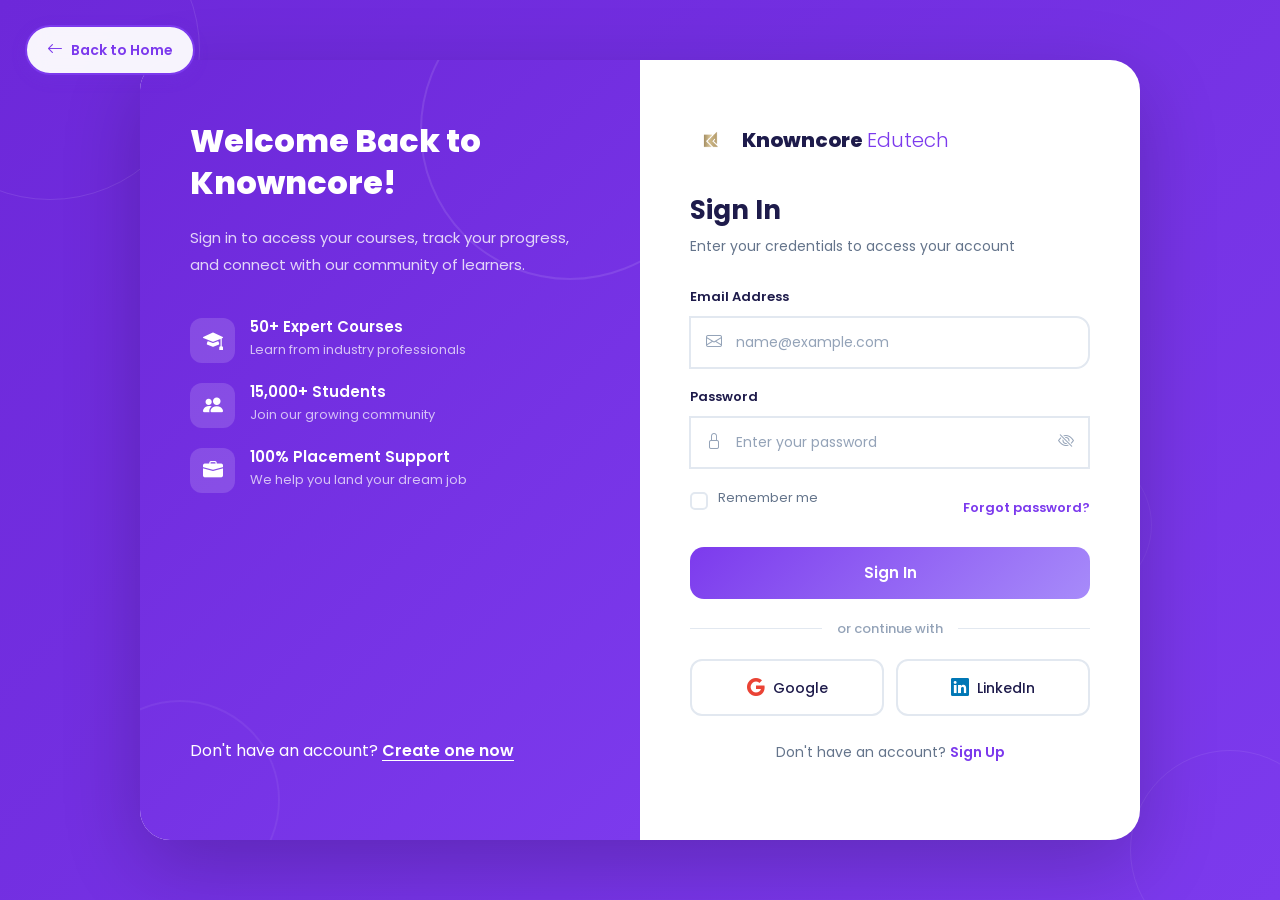
<file: login.html>
<!DOCTYPE html>
<html lang="en">
<head>
    <meta charset="UTF-8">
    <meta name="viewport" content="width=device-width, initial-scale=1.0">
    <title>Login - Knowncore Edutech</title>
    
    <!-- Bootstrap 5.3 CSS -->
    <link href="https://cdn.jsdelivr.net/npm/bootstrap@5.3.0/dist/css/bootstrap.min.css" rel="stylesheet">
    <!-- Bootstrap Icons -->
    <link rel="stylesheet" href="https://cdn.jsdelivr.net/npm/bootstrap-icons@1.10.0/font/bootstrap-icons.css">
    <!-- Google Fonts -->
    <link href="https://fonts.googleapis.com/css2?family=Poppins:wght@300;400;500;600;700;800&display=swap" rel="stylesheet">
    <!-- Custom CSS -->
    <link rel="stylesheet" href="assets/css/style.css">
</head>
<body>

    <!-- Back to Home Button -->
    <a href="index.html" class="back-to-home-btn">
        <i class="bi bi-arrow-left"></i>
        <span>Back to Home</span>
    </a>

    <!-- Auth Page -->
    <div class="auth-page">
        <div class="deco-circle deco-auth-1"></div>
        <div class="deco-circle deco-auth-2"></div>
        <div class="deco-circle deco-auth-3"></div>
        
        <div class="auth-container">
            <div class="auth-card">
                <!-- Left Side -->
                <div class="auth-left">
                    <div class="auth-left-content">
                        <h2>Welcome Back to Knowncore!</h2>
                        <p>Sign in to access your courses, track your progress, and connect with our community of learners.</p>
                        
                        <div class="auth-features">
                            <div class="auth-feature">
                                <div class="icon"><i class="bi bi-mortarboard-fill"></i></div>
                                <div class="text">
                                    <h5>50+ Expert Courses</h5>
                                    <p>Learn from industry professionals</p>
                                </div>
                            </div>
                            <div class="auth-feature">
                                <div class="icon"><i class="bi bi-people-fill"></i></div>
                                <div class="text">
                                    <h5>15,000+ Students</h5>
                                    <p>Join our growing community</p>
                                </div>
                            </div>
                            <div class="auth-feature">
                                <div class="icon"><i class="bi bi-briefcase-fill"></i></div>
                                <div class="text">
                                    <h5>100% Placement Support</h5>
                                    <p>We help you land your dream job</p>
                                </div>
                            </div>
                        </div>
                    </div>
                    <div class="auth-left-footer">
                        <p>Don't have an account? <a href="signup.html">Create one now</a></p>
                    </div>
                </div>
                
                <!-- Right Side -->
                <div class="auth-right">
                    <a href="index.html" class="auth-logo">
                        <img src="assets/images/knowncore-logo.png" alt="Knowncore">
                        <span class="auth-logo-text">Knowncore <span>Edutech</span></span>
                    </a>
                    
                    <h3>Sign In</h3>
                    <p class="auth-subtitle">Enter your credentials to access your account</p>
                    
                    <form class="auth-form" id="loginForm">
                        <div class="form-group">
                            <label class="form-label">Email Address</label>
                            <div class="input-group">
                                <i class="bi bi-envelope input-icon"></i>
                                <input type="email" class="form-control input-with-icon" placeholder="name@example.com" required>
                            </div>
                        </div>
                        
                        <div class="form-group">
                            <label class="form-label">Password</label>
                            <div class="input-group">
                                <i class="bi bi-lock input-icon"></i>
                                <input type="password" class="form-control input-with-icon" placeholder="Enter your password" required>
                                <button type="button" class="password-toggle">
                                    <i class="bi bi-eye-slash"></i>
                                </button>
                            </div>
                        </div>
                        
                        <div class="d-flex justify-content-between align-items-center mb-3">
                            <div class="form-check">
                                <input class="form-check-input" type="checkbox" id="rememberMe">
                                <label class="form-check-label" for="rememberMe">Remember me</label>
                            </div>
                            <a href="#" class="forgot-link">Forgot password?</a>
                        </div>
                        
                        <button type="submit" class="auth-btn">Sign In</button>
                        
                        <div class="auth-divider">
                            <span>or continue with</span>
                        </div>
                        
                        <div class="social-auth">
                            <button type="button" class="social-auth-btn google">
                                <i class="bi bi-google"></i> Google
                            </button>
                            <button type="button" class="social-auth-btn linkedin">
                                <i class="bi bi-linkedin"></i> LinkedIn
                            </button>
                        </div>
                        
                        <p class="auth-footer">
                            Don't have an account? <a href="signup.html">Sign Up</a>
                        </p>
                    </form>
                </div>
            </div>
        </div>
    </div>

    <!-- Bootstrap JS -->
    <script src="https://cdn.jsdelivr.net/npm/bootstrap@5.3.0/dist/js/bootstrap.bundle.min.js"></script>
    <!-- Custom JS -->
    <script src="assets/js/script.js"></script>
</body>
</html>
</file>
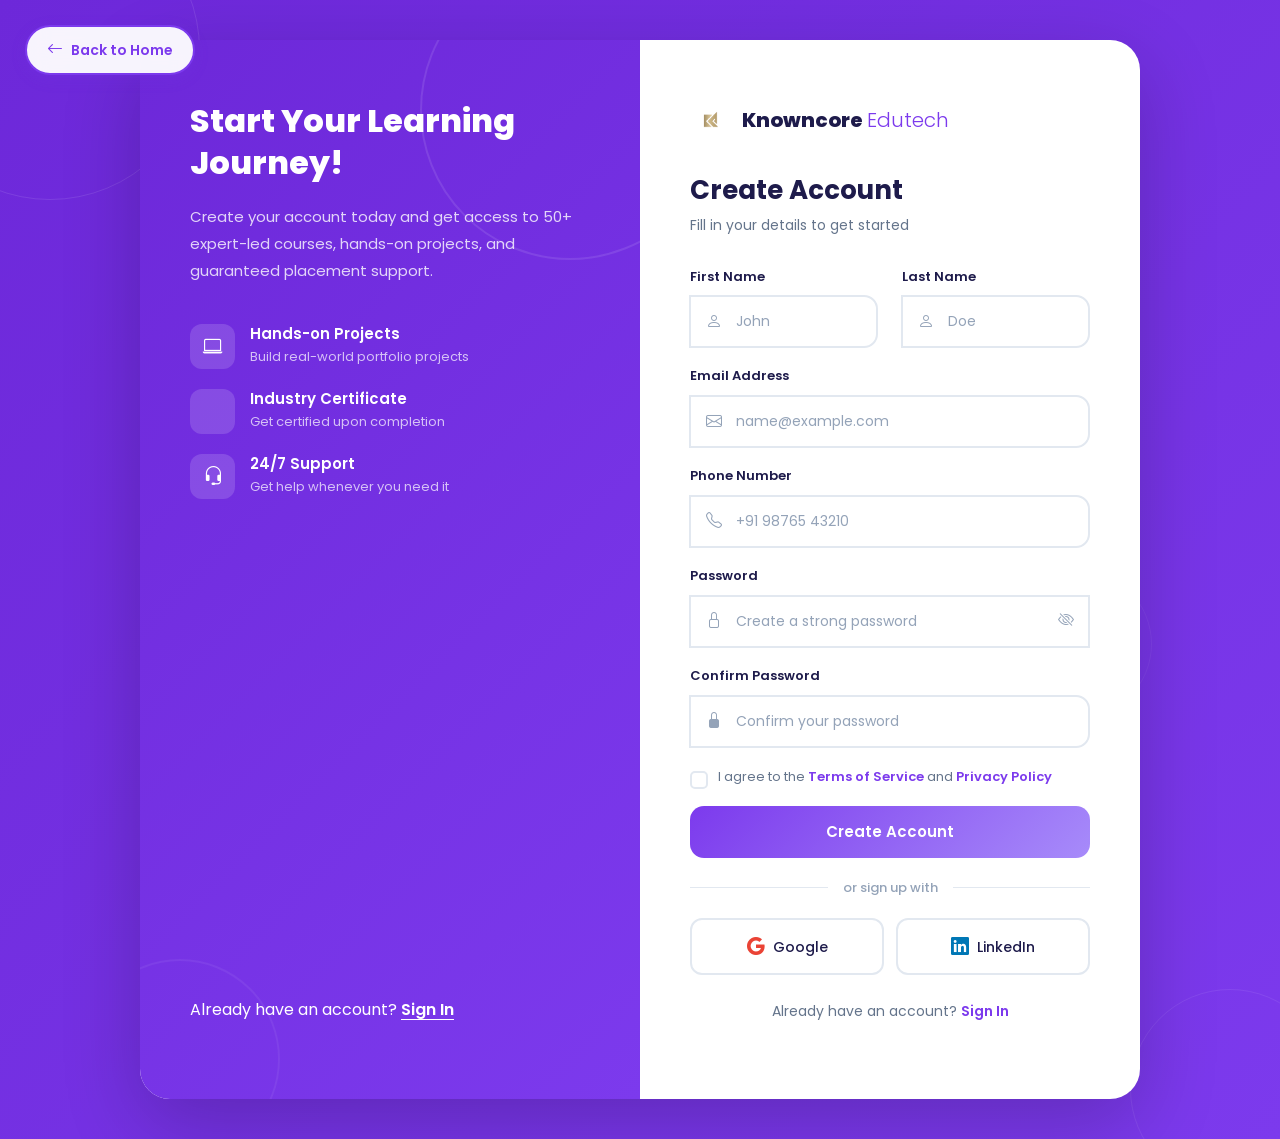
<file: signup.html>
<!DOCTYPE html>
<html lang="en">
<head>
    <meta charset="UTF-8">
    <meta name="viewport" content="width=device-width, initial-scale=1.0">
    <title>Sign Up - Knowncore Edutech</title>
    
    <!-- Bootstrap 5.3 CSS -->
    <link href="https://cdn.jsdelivr.net/npm/bootstrap@5.3.0/dist/css/bootstrap.min.css" rel="stylesheet">
    <!-- Bootstrap Icons -->
    <link rel="stylesheet" href="https://cdn.jsdelivr.net/npm/bootstrap-icons@1.10.0/font/bootstrap-icons.css">
    <!-- Google Fonts -->
    <link href="https://fonts.googleapis.com/css2?family=Poppins:wght@300;400;500;600;700;800&display=swap" rel="stylesheet">
    <!-- Custom CSS -->
    <link rel="stylesheet" href="assets/css/style.css">
</head>
<body>

    <!-- Back to Home Button -->
    <a href="index.html" class="back-to-home-btn">
        <i class="bi bi-arrow-left"></i>
        <span>Back to Home</span>
    </a>

    <!-- Auth Page -->
    <div class="auth-page">
        <div class="deco-circle deco-auth-1"></div>
        <div class="deco-circle deco-auth-2"></div>
        <div class="deco-circle deco-auth-3"></div>
        
        <div class="auth-container">
            <div class="auth-card">
                <!-- Left Side -->
                <div class="auth-left">
                    <div class="auth-left-content">
                        <h2>Start Your Learning Journey!</h2>
                        <p>Create your account today and get access to 50+ expert-led courses, hands-on projects, and guaranteed placement support.</p>
                        
                        <div class="auth-features">
                            <div class="auth-feature">
                                <div class="icon"><i class="bi bi-laptop"></i></div>
                                <div class="text">
                                    <h5>Hands-on Projects</h5>
                                    <p>Build real-world portfolio projects</p>
                                </div>
                            </div>
                            <div class="auth-feature">
                                <div class="icon"><i class="bi bi-certificate"></i></div>
                                <div class="text">
                                    <h5>Industry Certificate</h5>
                                    <p>Get certified upon completion</p>
                                </div>
                            </div>
                            <div class="auth-feature">
                                <div class="icon"><i class="bi bi-headset"></i></div>
                                <div class="text">
                                    <h5>24/7 Support</h5>
                                    <p>Get help whenever you need it</p>
                                </div>
                            </div>
                        </div>
                    </div>
                    <div class="auth-left-footer">
                        <p>Already have an account? <a href="login.html">Sign In</a></p>
                    </div>
                </div>
                
                <!-- Right Side -->
                <div class="auth-right">
                    <a href="index.html" class="auth-logo">
                        <img src="assets/images/knowncore-logo.png" alt="Knowncore">
                        <span class="auth-logo-text">Knowncore <span>Edutech</span></span>
                    </a>
                    
                    <h3>Create Account</h3>
                    <p class="auth-subtitle">Fill in your details to get started</p>
                    
                    <form class="auth-form" id="signupForm">
                        <div class="row">
                            <div class="col-md-6">
                                <div class="form-group">
                                    <label class="form-label">First Name</label>
                                    <div class="input-group">
                                        <i class="bi bi-person input-icon"></i>
                                        <input type="text" class="form-control input-with-icon" placeholder="John" required>
                                    </div>
                                </div>
                            </div>
                            <div class="col-md-6">
                                <div class="form-group">
                                    <label class="form-label">Last Name</label>
                                    <div class="input-group">
                                        <i class="bi bi-person input-icon"></i>
                                        <input type="text" class="form-control input-with-icon" placeholder="Doe" required>
                                    </div>
                                </div>
                            </div>
                        </div>
                        
                        <div class="form-group">
                            <label class="form-label">Email Address</label>
                            <div class="input-group">
                                <i class="bi bi-envelope input-icon"></i>
                                <input type="email" class="form-control input-with-icon" placeholder="name@example.com" required>
                            </div>
                        </div>
                        
                        <div class="form-group">
                            <label class="form-label">Phone Number</label>
                            <div class="input-group">
                                <i class="bi bi-telephone input-icon"></i>
                                <input type="tel" class="form-control input-with-icon" placeholder="+91 98765 43210" required>
                            </div>
                        </div>
                        
                        <div class="form-group">
                            <label class="form-label">Password</label>
                            <div class="input-group">
                                <i class="bi bi-lock input-icon"></i>
                                <input type="password" class="form-control input-with-icon" placeholder="Create a strong password" required>
                                <button type="button" class="password-toggle">
                                    <i class="bi bi-eye-slash"></i>
                                </button>
                            </div>
                        </div>
                        
                        <div class="form-group">
                            <label class="form-label">Confirm Password</label>
                            <div class="input-group">
                                <i class="bi bi-lock-fill input-icon"></i>
                                <input type="password" class="form-control input-with-icon" placeholder="Confirm your password" required>
                            </div>
                        </div>
                        
                        <div class="form-check mb-3">
                            <input class="form-check-input" type="checkbox" id="termsAgree" required>
                            <label class="form-check-label" for="termsAgree">I agree to the <a href="#" style="color: var(--primary-color); font-weight: 600;">Terms of Service</a> and <a href="#" style="color: var(--primary-color); font-weight: 600;">Privacy Policy</a></label>
                        </div>
                        
                        <button type="submit" class="auth-btn">Create Account</button>
                        
                        <div class="auth-divider">
                            <span>or sign up with</span>
                        </div>
                        
                        <div class="social-auth">
                            <button type="button" class="social-auth-btn google">
                                <i class="bi bi-google"></i> Google
                            </button>
                            <button type="button" class="social-auth-btn linkedin">
                                <i class="bi bi-linkedin"></i> LinkedIn
                            </button>
                        </div>
                        
                        <p class="auth-footer">
                            Already have an account? <a href="login.html">Sign In</a>
                        </p>
                    </form>
                </div>
            </div>
        </div>
    </div>

    <!-- Bootstrap JS -->
    <script src="https://cdn.jsdelivr.net/npm/bootstrap@5.3.0/dist/js/bootstrap.bundle.min.js"></script>
    <!-- Custom JS -->
    <script src="assets/js/script.js"></script>
</body>
</html>
</file>
<file: assets/css/style.css>
/* ========================================
   Knowncore Edutech - Custom Styles
   ======================================== */

/* Global Variables - Light Mode (Default) */
:root {
    --primary-color: #7c3aed;
    --primary-light: #8b5cf6;
    --primary-dark: #6d28d9;
    --secondary-color: #a78bfa;
    --accent-color: #c4b5fd;
    --text-dark: #1e1b4b;
    --text-light: #64748b;
    --white: #ffffff;
    --light-bg: #f5f3ff;
    --border-radius: 25px;
    --transition: all 0.3s ease;
    --primary: #7c3aed;
    --dark: #1e1b4b;
    --light-purple: #ede9fe;
    --card-bg: #ffffff;
    --border-color: #e2e8f0;
    --shadow-color: rgba(0,0,0,0.05);
    --footer-bg: #7c3aed;
    --hero-overlay: rgba(30, 27, 75, 0.7);
    --input-bg: rgba(255, 255, 255, 0.18);
    --input-text: #ffffff;
    --input-placeholder: rgba(255, 255, 255, 0.7);
    --faq-bg: #ffffff;
    --faq-hover: #f8fafc;
    --faq-border: #e2e8f0;
    --faq-text: #1e1b4b;
}

/* Dark Mode Variables */
[data-theme="dark"] {
    --primary-color: #a78bfa;
    --primary-light: #c4b5fd;
    --primary-dark: #8b5cf6;
    --secondary-color: #c4b5fd;
    --accent-color: #ddd6fe;
    --text-dark: #f1f5f9;
    --text-light: #94a3b8;
    --white: #0f172a;
    --light-bg: #1e293b;
    --card-bg: #1e293b;
    --border-color: #334155;
    --shadow-color: rgba(0,0,0,0.3);
    --footer-bg: #0f172a;
    --hero-overlay: rgba(15, 23, 42, 0.85);
    --input-bg: rgba(30, 41, 59, 0.8);
    --input-text: #f1f5f9;
    --input-placeholder: rgba(148, 163, 184, 0.7);
    --faq-bg: #1e293b;
    --faq-hover: #334155;
    --faq-border: #334155;
    --faq-text: #f1f5f9;
}

/* Base Styles */
* {
    margin: 0;
    padding: 0;
    box-sizing: border-box;
}

body {
    color: var(--text-dark);
    line-height: 1.6;
    overflow-x: hidden;
    font-family: 'Poppins', -apple-system, BlinkMacSystemFont, 'Segoe UI', sans-serif;
    background: var(--white);
    transition: background-color 0.3s ease, color 0.3s ease;
}

a {
    text-decoration: none;
    color: inherit;
    transition: var(--transition);
}

ul {
    list-style: none;
    padding: 0;
    margin: 0;
}

/* ========================================
   PRELOADER - EDUCATION ANIMATION
   ======================================== */
.js-preloader {
    position: fixed;
    top: 0;
    left: 0;
    width: 100%;
    height: 100%;
    background: linear-gradient(135deg, #7c3aed, #a78bfa);
    z-index: 9999;
    display: flex;
    align-items: center;
    justify-content: center;
    transition: opacity 0.6s ease, visibility 0.6s ease;
}

.js-preloader.loaded {
    opacity: 0;
    visibility: hidden;
    pointer-events: none;
}

.preloader-inner {
    display: flex;
    flex-direction: column;
    align-items: center;
    gap: 25px;
}

/* Book Animation */
.preloader-book {
    position: relative;
    width: 60px;
    height: 80px;
    perspective: 600px;
    animation: bookFloat 2s ease-in-out infinite;
}

.book-page {
    position: absolute;
    width: 30px;
    height: 80px;
    background: linear-gradient(135deg, #ffffff, #f3f0ff);
    border-radius: 3px 0 0 3px;
    transform-origin: right center;
    box-shadow: 0 4px 15px rgba(0,0,0,0.15);
}

.book-page.left {
    left: 0;
    border-radius: 3px 0 0 3px;
    animation: pageFlipLeft 2s ease-in-out infinite;
}

.book-page.right {
    right: 0;
    border-radius: 0 3px 3px 0;
    transform-origin: left center;
    animation: pageFlipRight 2s ease-in-out infinite;
}

.book-spine {
    position: absolute;
    left: 50%;
    transform: translateX(-50%);
    width: 4px;
    height: 80px;
    background: linear-gradient(180deg, #6d28d9, #7c3aed);
    border-radius: 2px;
}

@keyframes bookFloat {
    0%, 100% { transform: translateY(0); }
    50% { transform: translateY(-10px); }
}

@keyframes pageFlipLeft {
    0%, 100% { transform: rotateY(0deg); }
    50% { transform: rotateY(-30deg); }
}

@keyframes pageFlipRight {
    0%, 100% { transform: rotateY(0deg); }
    50% { transform: rotateY(30deg); }
}

/* Preloader Text */
.preloader-text {
    display: flex;
    flex-direction: column;
    align-items: center;
    gap: 2px;
}

.preloader-brand {
    font-size: 28px;
    font-weight: 800;
    color: #ffffff;
    letter-spacing: 1px;
    animation: textGlow 2s ease-in-out infinite;
}

.preloader-sub {
    font-size: 16px;
    font-weight: 300;
    color: rgba(255,255,255,0.8);
    letter-spacing: 3px;
    text-transform: uppercase;
}

@keyframes textGlow {
    0%, 100% { text-shadow: 0 0 10px rgba(255,255,255,0.3); }
    50% { text-shadow: 0 0 20px rgba(255,255,255,0.6), 0 0 40px rgba(255,255,255,0.2); }
}

/* Preloader Dots */
.preloader-dots {
    display: flex;
    gap: 8px;
    margin-top: 10px;
}

.preloader-dots span {
    width: 10px;
    height: 10px;
    background: rgba(255,255,255,0.6);
    border-radius: 50%;
    animation: dotBounce 1.4s ease-in-out infinite;
}

.preloader-dots span:nth-child(1) { animation-delay: 0s; }
.preloader-dots span:nth-child(2) { animation-delay: 0.2s; }
.preloader-dots span:nth-child(3) { animation-delay: 0.4s; }

@keyframes dotBounce {
    0%, 80%, 100% { transform: scale(0); opacity: 0.5; }
    40% { transform: scale(1); opacity: 1; background: #ffffff; }
}

/* ========================================
   BACK TO HOME BUTTON
   ======================================== */
.back-to-home-btn {
    position: fixed;
    top: 25px;
    left: 25px;
    z-index: 1000;
    display: flex;
    align-items: center;
    gap: 8px;
    padding: 10px 20px;
    background: rgba(255, 255, 255, 0.95);
    border: 2px solid var(--primary-color);
    border-radius: 30px;
    color: var(--primary-color);
    font-size: 14px;
    font-weight: 600;
    text-decoration: none;
    transition: all 0.3s ease;
    box-shadow: 0 4px 15px rgba(124, 58, 237, 0.15);
    backdrop-filter: blur(10px);
}

.back-to-home-btn:hover {
    background: var(--primary-color);
    color: #ffffff;
    transform: translateX(-3px);
    box-shadow: 0 6px 20px rgba(124, 58, 237, 0.3);
}

.back-to-home-btn i {
    font-size: 16px;
    transition: transform 0.3s ease;
}

.back-to-home-btn:hover i {
    transform: translateX(-3px);
}

/* ========================================
   THEME TOGGLE BUTTON
   ======================================== */
.theme-toggle-btn {
    background: rgba(255, 255, 255, 0.15);
    border: 1.5px solid rgba(255, 255, 255, 0.3);
    color: var(--white);
    width: 40px;
    height: 40px;
    border-radius: 50%;
    display: flex;
    align-items: center;
    justify-content: center;
    cursor: pointer;
    transition: var(--transition);
    margin-left: 8px;
    font-size: 16px;
}

.theme-toggle-btn:hover {
    background: var(--primary-color);
    border-color: var(--primary-color);
    transform: rotate(15deg);
}

.header-area.header-sticky .theme-toggle-btn {
    background: rgba(124, 58, 237, 0.1);
    border-color: var(--primary-color);
    color: var(--primary-color);
}

.header-area.header-sticky .theme-toggle-btn:hover {
    background: var(--primary-color);
    color: var(--white);
}

/* ========================================
   HEADER & NAVBAR (SCHOLAR STYLE)
   ======================================== */
.header-area {
    position: absolute;
    top: 0;
    left: 0;
    right: 0;
    z-index: 100;
    padding: 15px 0;
    transition: var(--transition);
}

.header-area.header-sticky {
    position: fixed;
    background: var(--white);
    box-shadow: 0 2px 20px rgba(0,0,0,0.1);
    padding: 10px 0;
    animation: slideDown 0.5s ease;
}

@keyframes slideDown {
    from { transform: translateY(-100%); }
    to { transform: translateY(0); }
}

/* Logo with Text */
.header-area .logo {
    display: flex;
    align-items: center;
    gap: 12px;
    text-decoration: none;
}

.header-area .logo .logo-img {
    height: 42px;
    width: auto;
    object-fit: contain;
}

.logo-text {
    font-size: 22px;
    font-weight: 800;
    color: var(--white);
    letter-spacing: 0.5px;
    line-height: 1.2;
}

.logo-text .logo-highlight {
    color: var(--accent-color);
    font-weight: 300;
}

.header-area.header-sticky .logo-text {
    color: var(--text-dark);
}

.header-area.header-sticky .logo-text .logo-highlight {
    color: var(--primary-color);
}

/* Nav Links - Scholar Style */
.header-area .nav-link {
    font-weight: 500;
    color: var(--white) !important;
    padding: 8px 18px !important;
    margin: 0 2px;
    border-radius: 20px;
    transition: var(--transition);
    font-size: 14px;
    position: relative;
}

.header-area.header-sticky .nav-link {
    color: var(--text-dark) !important;
}

.header-area .nav-link:hover,
.header-area .nav-link.active {
    background: rgba(255,255,255,0.2);
    color: var(--white) !important;
}

.header-area.header-sticky .nav-link:hover,
.header-area.header-sticky .nav-link.active {
    background: var(--primary-color);
    color: var(--white) !important;
}

.navbar-toggler {
    border: none;
    color: var(--white);
}

.header-sticky .navbar-toggler {
    color: var(--text-dark);
}

/* Decorative Circles */
.deco-circle {
    position: absolute;
    border: 1.5px solid rgba(255, 255, 255, 0.2);
    border-radius: 50%;
    pointer-events: none;
}

.deco-nav-1 {
    width: 180px;
    height: 180px;
    top: -40px;
    right: 15%;
    border-color: rgba(255, 255, 255, 0.12);
}

.deco-nav-2 {
    width: 120px;
    height: 120px;
    top: 10px;
    right: 12%;
    border-color: rgba(255, 255, 255, 0.08);
}

/* ========================================
   HERO SECTION WITH 3D WAVE EFFECT
   ======================================== */
.hero-section {
    position: relative;
    background: linear-gradient(135deg, var(--primary-dark), var(--primary-color));
    padding: 140px 0 100px;
    min-height: 100vh;
    display: flex;
    align-items: center;
    border-bottom-right-radius: 180px;
    overflow: hidden;
}

/* 3D Wave Container */
.wave-container {
    position: absolute;
    top: 0;
    left: 0;
    width: 100%;
    height: 100%;
    overflow: hidden;
    pointer-events: none;
    z-index: 0;
}

/* 3D Wave Animation */
.wave {
    position: absolute;
    bottom: 0;
    left: 0;
    width: 200%;
    height: 200px;
    background: url("data:image/svg+xml,%3Csvg xmlns='http://www.w3.org/2000/svg' viewBox='0 0 1440 320'%3E%3Cpath fill='rgba(255,255,255,0.03)' d='M0,192L48,197.3C96,203,192,213,288,229.3C384,245,480,267,576,250.7C672,235,768,181,864,181.3C960,181,1056,235,1152,234.7C1248,235,1344,181,1392,154.7L1440,128L1440,320L1392,320C1344,320,1248,320,1152,320C1056,320,960,320,864,320C768,320,672,320,576,320C480,320,384,320,288,320C192,320,96,320,48,320L0,320Z'%3E%3C/path%3E%3C/svg%3E") repeat-x;
    background-size: 50% 100%;
    border-radius: 50%;
    opacity: 0.6;
    animation: waveMove 15s linear infinite;
    transform-origin: center bottom;
}

.wave-1 {
    bottom: -20px;
    height: 180px;
    animation-duration: 20s;
    opacity: 0.4;
    filter: blur(1px);
}

.wave-2 {
    bottom: -40px;
    height: 220px;
    animation-duration: 25s;
    animation-direction: reverse;
    opacity: 0.3;
    filter: blur(2px);
    transform: scaleX(-1);
}

.wave-3 {
    bottom: -60px;
    height: 260px;
    animation-duration: 18s;
    opacity: 0.2;
    filter: blur(3px);
}

.wave-4 {
    bottom: -80px;
    height: 300px;
    animation-duration: 22s;
    animation-direction: reverse;
    opacity: 0.15;
    filter: blur(4px);
    transform: scaleX(-1);
}

.wave-5 {
    bottom: -100px;
    height: 340px;
    animation-duration: 30s;
    opacity: 0.1;
    filter: blur(5px);
}

@keyframes waveMove {
    0% { transform: translateX(0) translateY(0); }
    25% { transform: translateX(-25%) translateY(-10px); }
    50% { transform: translateX(-50%) translateY(0); }
    75% { transform: translateX(-75%) translateY(10px); }
    100% { transform: translateX(-100%) translateY(0); }
}

/* Floating 3D Particles */
.hero-section::before {
    content: '';
    position: absolute;
    width: 100%;
    height: 100%;
    top: 0;
    left: 0;
    background: 
        radial-gradient(circle at 20% 80%, rgba(255,255,255,0.08) 0%, transparent 50%),
        radial-gradient(circle at 80% 20%, rgba(255,255,255,0.05) 0%, transparent 50%),
        radial-gradient(circle at 40% 40%, rgba(255,255,255,0.03) 0%, transparent 40%);
    z-index: 1;
    pointer-events: none;
}

.deco-hero-1 {
    width: 250px;
    height: 250px;
    top: 80px;
    left: -60px;
    border-color: rgba(255, 255, 255, 0.1);
}

.deco-hero-2 {
    width: 180px;
    height: 180px;
    top: 130px;
    left: 20px;
    border-color: rgba(255, 255, 255, 0.06);
}

.deco-hero-3 {
    width: 100px;
    height: 100px;
    top: 200px;
    left: 100px;
    border-color: rgba(255, 255, 255, 0.04);
}

/* Hero Carousel */
.hero-carousel {
    position: relative;
    z-index: 2;
}

.hero-carousel .carousel-indicators {
    bottom: -50px;
    gap: 8px;
}

.hero-carousel .carousel-indicators button {
    width: 12px;
    height: 12px;
    border-radius: 50%;
    background-color: rgba(255,255,255,0.4);
    border: none;
    opacity: 1;
    transition: var(--transition);
}

.hero-carousel .carousel-indicators button.active {
    background-color: var(--white);
    width: 30px;
    border-radius: 10px;
}

.hero-card {
    position: relative;
    border-radius: 20px;
    overflow: hidden;
    min-height: 420px;
    display: flex;
    align-items: center;
    box-shadow: 
        0 20px 60px rgba(0,0,0,0.3),
        0 0 0 1px rgba(255,255,255,0.1),
        inset 0 0 60px rgba(0,0,0,0.1);
    transform: perspective(1000px) rotateX(2deg);
    transition: transform 0.5s ease;
}

.hero-card:hover {
    transform: perspective(1000px) rotateX(0deg);
}

.hero-card-overlay {
    position: absolute;
    inset: 0;
    background: var(--hero-overlay);
    z-index: 1;
}

.hero-content {
    position: relative;
    z-index: 2;
    padding: 60px 70px;
    max-width: 650px;
}

.badge-label {
    display: inline-block;
    background: var(--primary);
    color: var(--white);
    font-size: 11px;
    font-weight: 600;
    letter-spacing: 0.5px;
    padding: 6px 16px;
    border-radius: 20px;
    margin-bottom: 25px;
    text-transform: uppercase;
    box-shadow: 0 4px 15px rgba(124, 58, 237, 0.4);
}

.hero-content h1 {
    font-size: 46px;
    font-weight: 800;
    color: var(--white);
    line-height: 1.2;
    margin-bottom: 20px;
    text-shadow: 0 2px 10px rgba(0,0,0,0.2);
}

.hero-content p {
    font-size: 15px;
    color: rgba(255, 255, 255, 0.8);
    line-height: 1.8;
    margin-bottom: 30px;
    max-width: 500px;
}

/* Hero Buttons */
.hero-buttons {
    display: flex;
    gap: 15px;
    align-items: center;
}

.btn-request {
    padding: 12px 28px;
    background: var(--white);
    color: var(--dark);
    border-radius: 25px;
    font-size: 14px;
    font-weight: 600;
    border: none;
    transition: all 0.3s ease;
    display: inline-block;
    box-shadow: 0 4px 15px rgba(0,0,0,0.2);
}

.btn-request:hover {
    transform: translateY(-2px);
    box-shadow: 0 8px 25px rgba(0, 0, 0, 0.2);
    background: var(--white);
    color: var(--dark);
}

.btn-play {
    display: flex;
    align-items: center;
    gap: 10px;
    padding: 12px 24px;
    background: rgba(255, 255, 255, 0.15);
    color: var(--white);
    border-radius: 25px;
    font-size: 14px;
    font-weight: 500;
    border: none;
    backdrop-filter: blur(10px);
    transition: all 0.3s ease;
    text-decoration: none;
    border: 1px solid rgba(255,255,255,0.2);
}

.btn-play:hover {
    background: rgba(255, 255, 255, 0.25);
    color: var(--white);
    transform: translateY(-2px);
}

.play-icon {
    width: 32px;
    height: 32px;
    background: var(--white);
    border-radius: 50%;
    display: flex;
    align-items: center;
    justify-content: center;
    box-shadow: 0 2px 10px rgba(0,0,0,0.2);
}

.play-icon svg {
    color: var(--primary);
    margin-left: 2px;
}

/* Hero Navigation Arrows */
.hero-arrow {
    position: absolute;
    top: 50%;
    transform: translateY(-50%);
    width: 44px;
    height: 44px;
    border-radius: 50%;
    border: none;
    background: rgba(255, 255, 255, 0.2);
    color: var(--white);
    display: flex;
    align-items: center;
    justify-content: center;
    cursor: pointer;
    transition: all 0.3s ease;
    backdrop-filter: blur(5px);
    z-index: 10;
    box-shadow: 0 4px 15px rgba(0,0,0,0.1);
}

.hero-arrow:hover {
    background: var(--white);
    color: var(--primary);
    transform: translateY(-50%) scale(1.1);
}

.hero-arrow-prev {
    left: -60px;
}

.hero-arrow-next {
    right: -60px;
}

/* Section Styles */
.section {
    padding: 100px 0;
}

.section-heading {
    margin-bottom: 30px;
}

.section-heading h6 {
    color: var(--primary-color);
    font-size: 14px;
    text-transform: uppercase;
    letter-spacing: 2px;
    font-weight: 600;
    margin-bottom: 10px;
}

.section-heading h2 {
    font-size: 36px;
    font-weight: 700;
    color: var(--text-dark);
    line-height: 1.3;
}

/* ========================================
   SERVICES SECTION (SCHOLAR STYLE)
   ======================================== */
.services {
    background: var(--white);
    padding: 80px 0;
    margin-top: -60px;
    position: relative;
    z-index: 10;
}

.service-item {
    background: var(--card-bg);
    border-radius: 20px;
    padding: 40px 30px;
    text-align: center;
    box-shadow: 0 5px 25px var(--shadow-color);
    transition: var(--transition);
    border: 1px solid var(--border-color);
    height: 100%;
}

.service-item:hover {
    transform: translateY(-10px);
    box-shadow: 0 15px 40px rgba(124, 58, 237, 0.15);
}

.service-icon {
    width: 80px;
    height: 80px;
    background: linear-gradient(135deg, var(--primary-color), var(--secondary-color));
    border-radius: 50%;
    display: flex;
    align-items: center;
    justify-content: center;
    margin: 0 auto 20px;
    box-shadow: 0 8px 25px rgba(124, 58, 237, 0.3);
}

.service-icon i {
    font-size: 32px;
    color: var(--white);
}

.service-item h4 {
    font-size: 20px;
    font-weight: 700;
    color: var(--text-dark);
    margin-bottom: 12px;
}

.service-item p {
    color: var(--text-light);
    font-size: 14px;
    line-height: 1.7;
    margin-bottom: 15px;
}

.service-item .read-more {
    display: inline-block;
    padding: 8px 20px;
    background: rgba(124, 58, 237, 0.1);
    color: var(--primary-color);
    border-radius: 20px;
    font-size: 13px;
    font-weight: 600;
    transition: var(--transition);
}

.service-item .read-more:hover {
    background: var(--primary-color);
    color: var(--white);
}

/* About Section */
.about {
    background: var(--white);
}

.about-image {
    position: relative;
}

.about-image img {
    border-radius: var(--border-radius);
    box-shadow: 0 10px 40px rgba(0,0,0,0.1);
}

.experience-badge {
    position: absolute;
    bottom: 30px;
    right: -20px;
    background: linear-gradient(135deg, var(--primary-color), var(--secondary-color));
    color: var(--white);
    padding: 20px 25px;
    border-radius: 20px;
    text-align: center;
    box-shadow: 0 10px 30px rgba(124, 58, 237, 0.3);
}

.experience-badge .years {
    display: block;
    font-size: 36px;
    font-weight: 800;
    line-height: 1;
}

.experience-badge .text {
    font-size: 12px;
    font-weight: 500;
    line-height: 1.4;
}

.about-content {
    padding-left: 40px;
}

.about-content .section-heading {
    text-align: left;
}

.about-content > p {
    color: var(--text-light);
    margin-bottom: 15px;
    font-size: 15px;
}

.about-features {
    margin-top: 25px;
}

.feature-item {
    display: flex;
    align-items: flex-start;
    gap: 15px;
    margin-bottom: 20px;
}

.feature-item .icon {
    width: 40px;
    height: 40px;
    background: rgba(124, 58, 237, 0.1);
    border-radius: 10px;
    display: flex;
    align-items: center;
    justify-content: center;
    flex-shrink: 0;
}

.feature-item .icon i {
    color: var(--primary-color);
    font-size: 20px;
}

.feature-item .text h5 {
    font-size: 16px;
    font-weight: 600;
    margin-bottom: 3px;
    color: var(--text-dark);
}

.feature-item .text p {
    font-size: 14px;
    color: var(--text-light);
    margin: 0;
}

/* ========================================
   COURSES SECTION (SCHOLAR STYLE)
   ======================================== */
.courses {
    background: var(--light-bg);
}

/* Course Filter Tabs */
.course-filter-tabs {
    display: flex;
    justify-content: center;
    gap: 10px;
    margin-bottom: 40px;
    flex-wrap: wrap;
}

.filter-btn {
    padding: 10px 25px;
    border: 2px solid var(--border-color);
    border-radius: 25px;
    background: var(--card-bg);
    color: var(--text-light);
    font-size: 14px;
    font-weight: 500;
    cursor: pointer;
    transition: var(--transition);
    font-family: 'Poppins', sans-serif;
}

.filter-btn:hover,
.filter-btn.active {
    background: var(--primary-color);
    border-color: var(--primary-color);
    color: var(--white);
    box-shadow: 0 4px 15px rgba(124, 58, 237, 0.3);
}

/* Scholar Style Course Item */
.course-item-scholar {
    background: var(--card-bg);
    border-radius: 20px;
    overflow: hidden;
    box-shadow: 0 5px 25px var(--shadow-color);
    transition: var(--transition);
    height: 100%;
    border: 1px solid var(--border-color);
}

.course-item-scholar:hover {
    transform: translateY(-10px);
    box-shadow: 0 15px 40px rgba(124, 58, 237, 0.15);
}

.course-item-scholar .thumb {
    position: relative;
    overflow: hidden;
}

.course-item-scholar .thumb img {
    width: 100%;
    height: 220px;
    object-fit: cover;
    transition: var(--transition);
}

.course-item-scholar:hover .thumb img {
    transform: scale(1.1);
}

.course-item-scholar .price-tag {
    position: absolute;
    top: 15px;
    right: 15px;
    background: var(--primary-color);
    color: var(--white);
    padding: 8px 16px;
    border-radius: 20px;
    font-weight: 700;
    font-size: 14px;
    box-shadow: 0 4px 15px rgba(124, 58, 237, 0.3);
}

.course-item-scholar .category-tag {
    position: absolute;
    top: 15px;
    left: 15px;
    background: rgba(255,255,255,0.95);
    color: var(--primary-color);
    padding: 6px 14px;
    border-radius: 15px;
    font-weight: 600;
    font-size: 12px;
    text-transform: uppercase;
    letter-spacing: 0.5px;
}

.course-item-scholar .down-content {
    padding: 25px;
}

.course-item-scholar .course-meta {
    margin-bottom: 10px;
}

.course-item-scholar .instructor {
    color: var(--text-light);
    font-size: 13px;
    font-weight: 500;
}

.course-item-scholar .instructor i {
    color: var(--primary-color);
    margin-right: 5px;
}

.course-item-scholar h4 {
    font-size: 18px;
    font-weight: 700;
    margin-bottom: 10px;
    color: var(--text-dark);
}

.course-item-scholar p {
    color: var(--text-light);
    font-size: 14px;
    line-height: 1.6;
    margin: 0;
}

/* Clients Section */
.clients {
    background: var(--white);
}

.client-logo {
    padding: 20px;
    text-align: center;
}

.logo-placeholder {
    background: var(--light-bg);
    border-radius: 15px;
    padding: 25px 15px;
    display: flex;
    flex-direction: column;
    align-items: center;
    gap: 8px;
    transition: var(--transition);
    border: 2px solid transparent;
}

.logo-placeholder:hover {
    border-color: var(--primary-color);
    transform: translateY(-5px);
    box-shadow: 0 10px 30px rgba(124, 58, 237, 0.1);
}

.logo-placeholder i {
    font-size: 32px;
    color: var(--primary-color);
}

.logo-placeholder span {
    font-size: 13px;
    font-weight: 600;
    color: var(--text-dark);
}

.stat-item {
    padding: 30px;
    background: var(--light-bg);
    border-radius: 20px;
    margin-top: 20px;
    transition: var(--transition);
    border: 1px solid var(--border-color);
}

.stat-item:hover {
    transform: translateY(-5px);
    box-shadow: 0 10px 30px rgba(0,0,0,0.05);
}

.stat-icon {
    width: 60px;
    height: 60px;
    background: linear-gradient(135deg, var(--primary-color), var(--secondary-color));
    border-radius: 15px;
    display: flex;
    align-items: center;
    justify-content: center;
    margin: 0 auto 15px;
}

.stat-icon i {
    font-size: 28px;
    color: var(--white);
}

.stat-item h3 {
    font-size: 36px;
    font-weight: 800;
    color: var(--primary-color);
    margin-bottom: 5px;
}

.stat-item p {
    color: var(--text-light);
    font-size: 14px;
    font-weight: 500;
    margin: 0;
}

/* Works Section */
.works {
    background: var(--light-bg);
}

.work-item {
    position: relative;
    border-radius: 20px;
    overflow: hidden;
    box-shadow: 0 5px 25px var(--shadow-color);
    transition: var(--transition);
    border: 1px solid var(--border-color);
}

.work-item:hover {
    transform: translateY(-10px);
    box-shadow: 0 15px 40px rgba(124, 58, 237, 0.15);
}

.work-item .thumb {
    position: relative;
    overflow: hidden;
}

.work-item .thumb img {
    width: 100%;
    height: 280px;
    object-fit: cover;
    transition: var(--transition);
}

.work-item:hover .thumb img {
    transform: scale(1.1);
}

.work-item .overlay {
    position: absolute;
    inset: 0;
    background: linear-gradient(to top, rgba(30, 27, 75, 0.9), transparent);
    display: flex;
    align-items: flex-end;
    padding: 25px;
    opacity: 0;
    transition: var(--transition);
}

.work-item:hover .overlay {
    opacity: 1;
}

.work-info h4 {
    color: var(--white);
    font-size: 18px;
    font-weight: 600;
    margin-bottom: 5px;
}

.work-info span {
    color: rgba(255,255,255,0.7);
    font-size: 13px;
    display: block;
    margin-bottom: 15px;
}

.btn-view {
    width: 40px;
    height: 40px;
    background: var(--white);
    border-radius: 50%;
    display: flex;
    align-items: center;
    justify-content: center;
    color: var(--primary-color);
    transition: var(--transition);
}

.btn-view:hover {
    background: var(--primary-color);
    color: var(--white);
}

/* Gallery Section */
.gallery {
    background: var(--white);
}

.gallery-item {
    position: relative;
    border-radius: 15px;
    overflow: hidden;
    cursor: pointer;
    border: 1px solid var(--border-color);
}

.gallery-item img {
    width: 100%;
    height: 280px;
    object-fit: cover;
    transition: var(--transition);
}

.gallery-item:hover img {
    transform: scale(1.1);
}

.gallery-overlay {
    position: absolute;
    inset: 0;
    background: linear-gradient(to top, rgba(30, 27, 75, 0.85), transparent);
    display: flex;
    align-items: flex-end;
    padding: 20px;
    opacity: 0;
    transition: var(--transition);
}

.gallery-item:hover .gallery-overlay {
    opacity: 1;
}

.gallery-info h5 {
    color: var(--white);
    font-size: 16px;
    font-weight: 600;
    margin-bottom: 5px;
}

.gallery-info span {
    color: rgba(255,255,255,0.7);
    font-size: 13px;
}

.gallery-info span i {
    margin-right: 5px;
}

/* ========================================
   FAQ SECTION (SCHOLAR STYLE)
   ======================================== */
.faq {
    background: var(--light-bg);
    padding: 100px 0;
}

.faq-left-panel {
    background: var(--primary-color);
    border-radius: 25px;
    padding: 40px;
    box-shadow: 0 15px 40px rgba(124, 58, 237, 0.2);
}

.faq-accordion-scholar {
    display: flex;
    flex-direction: column;
    gap: 12px;
}

.faq-item-scholar {
    background: rgba(255,255,255,0.1);
    border-radius: 15px;
    overflow: hidden;
    transition: var(--transition);
}

.faq-item-scholar:hover {
    background: rgba(255,255,255,0.15);
}

.faq-question-scholar {
    width: 100%;
    padding: 18px 22px;
    background: none;
    border: none;
    display: flex;
    align-items: center;
    justify-content: space-between;
    cursor: pointer;
    text-align: left;
    transition: var(--transition);
    color: var(--white);
    font-size: 15px;
    font-weight: 600;
}

.faq-question-scholar i {
    font-size: 18px;
    transition: transform 0.3s ease;
    width: 30px;
    height: 30px;
    background: rgba(255,255,255,0.2);
    border-radius: 50%;
    display: flex;
    align-items: center;
    justify-content: center;
    flex-shrink: 0;
}

.faq-question-scholar:not(.collapsed) i {
    transform: rotate(45deg);
    background: var(--white);
    color: var(--primary-color);
}

.faq-answer-scholar {
    padding: 0 22px 18px;
}

.faq-answer-scholar p {
    color: rgba(255,255,255,0.85);
    font-size: 14px;
    line-height: 1.8;
    margin: 0;
}

/* FAQ Right Content */
.faq-right-content {
    padding-left: 40px;
}

.faq-right-content .section-label {
    display: block;
    font-size: 13px;
    font-weight: 700;
    color: var(--primary-color);
    letter-spacing: 1.5px;
    text-transform: uppercase;
    margin-bottom: 15px;
}

.faq-right-content .section-title {
    font-size: 36px;
    font-weight: 800;
    color: var(--dark);
    line-height: 1.25;
    margin-bottom: 20px;
}

.faq-right-content p {
    color: var(--text-light);
    font-size: 15px;
    line-height: 1.8;
    margin-bottom: 25px;
}

.btn-scholar-outline {
    display: inline-block;
    padding: 12px 30px;
    border: 2px solid var(--primary-color);
    border-radius: 25px;
    color: var(--primary-color);
    font-size: 14px;
    font-weight: 600;
    transition: var(--transition);
    background: transparent;
}

.btn-scholar-outline:hover {
    background: var(--primary-color);
    color: var(--white);
    transform: translateY(-2px);
    box-shadow: 0 8px 25px rgba(124, 58, 237, 0.3);
}

/* ========================================
   TEAM SECTION
   ======================================== */
.team {
    background: var(--white);
}

.team-item {
    background: var(--card-bg);
    border-radius: 20px;
    overflow: hidden;
    box-shadow: 0 5px 25px var(--shadow-color);
    transition: var(--transition);
    border: 1px solid var(--border-color);
    text-align: center;
    padding-bottom: 25px;
}

.team-item:hover {
    transform: translateY(-10px);
    box-shadow: 0 15px 40px rgba(124, 58, 237, 0.15);
}

.team-img {
    width: 120px;
    height: 120px;
    border-radius: 50%;
    overflow: hidden;
    margin: 30px auto 15px;
    border: 4px solid var(--light-purple);
    box-shadow: 0 5px 20px rgba(124, 58, 237, 0.2);
}

.team-img img {
    width: 100%;
    height: 100%;
    object-fit: cover;
}

.team-info .role {
    display: block;
    color: var(--primary-color);
    font-size: 13px;
    font-weight: 600;
    text-transform: uppercase;
    letter-spacing: 1px;
    margin-bottom: 5px;
}

.team-info h4 {
    font-size: 18px;
    font-weight: 700;
    color: var(--text-dark);
    margin-bottom: 12px;
}

.team-social {
    display: flex;
    justify-content: center;
    gap: 10px;
}

.team-social a {
    width: 35px;
    height: 35px;
    background: rgba(124, 58, 237, 0.1);
    border-radius: 50%;
    display: flex;
    align-items: center;
    justify-content: center;
    color: var(--primary-color);
    transition: var(--transition);
}

.team-social a:hover {
    background: var(--primary-color);
    color: var(--white);
    transform: translateY(-3px);
}

/* ========================================
   EVENTS SECTION
   ======================================== */
.events {
    background: var(--light-bg);
}

.event-item {
    background: var(--card-bg);
    border-radius: 20px;
    padding: 20px;
    box-shadow: 0 5px 25px var(--shadow-color);
    transition: var(--transition);
    border: 1px solid var(--border-color);
    margin-bottom: 20px;
}

.event-item:hover {
    transform: translateX(10px);
    box-shadow: 0 10px 30px rgba(124, 58, 237, 0.1);
}

.event-img {
    border-radius: 15px;
    overflow: hidden;
}

.event-img img {
    width: 100%;
    height: 150px;
    object-fit: cover;
}

.event-info .event-tag {
    display: inline-block;
    background: rgba(124, 58, 237, 0.1);
    color: var(--primary-color);
    padding: 5px 15px;
    border-radius: 15px;
    font-size: 12px;
    font-weight: 600;
    text-transform: uppercase;
    margin-bottom: 10px;
}

.event-info h4 {
    font-size: 20px;
    font-weight: 700;
    color: var(--text-dark);
    margin: 0;
}

.event-meta {
    display: flex;
    flex-direction: column;
    gap: 5px;
    align-items: flex-end;
}

.event-meta span {
    font-size: 13px;
    color: var(--text-light);
}

.event-meta .event-price {
    color: var(--primary-color);
    font-weight: 700;
}

.event-arrow {
    width: 45px;
    height: 45px;
    background: var(--primary-color);
    border-radius: 50%;
    display: flex;
    align-items: center;
    justify-content: center;
    color: var(--white);
    margin-top: 10px;
    transition: var(--transition);
}

.event-arrow:hover {
    background: var(--primary-dark);
    transform: translateX(5px);
}

/* Contact Section */
.contact-section {
    padding: 100px 0;
    background: var(--light-bg);
    min-height: auto;
    display: flex;
    align-items: center;
}

.contact-left {
    padding-right: 40px;
}

.section-label {
    display: block;
    font-size: 13px;
    font-weight: 700;
    color: var(--primary);
    letter-spacing: 1.5px;
    text-transform: uppercase;
    margin-bottom: 20px;
}

.section-title {
    font-size: 36px;
    font-weight: 800;
    color: var(--dark);
    line-height: 1.25;
    margin-bottom: 25px;
    max-width: 400px;
}

.section-desc {
    font-size: 15px;
    color: #555;
    line-height: 1.8;
    margin-bottom: 30px;
    max-width: 420px;
}

.contact-info-list {
    margin-bottom: 30px;
}

.contact-info-item {
    display: flex;
    align-items: flex-start;
    gap: 15px;
    margin-bottom: 20px;
}

.contact-info-item .icon {
    width: 45px;
    height: 45px;
    background: rgba(124, 58, 237, 0.1);
    border-radius: 12px;
    display: flex;
    align-items: center;
    justify-content: center;
    flex-shrink: 0;
}

.contact-info-item .icon i {
    color: var(--primary-color);
    font-size: 20px;
}

.contact-info-item .text h5 {
    font-size: 15px;
    font-weight: 600;
    margin-bottom: 3px;
    color: var(--text-dark);
}

.contact-info-item .text p {
    font-size: 14px;
    color: var(--text-light);
    margin: 0;
}

/* Special Offer Card */
.offer-card {
    display: flex;
    align-items: center;
    background: var(--card-bg);
    border-radius: 20px;
    padding: 15px 20px;
    max-width: 380px;
    box-shadow: 0 4px 20px rgba(0, 0, 0, 0.06);
    gap: 18px;
    border: 1px solid var(--border-color);
}

.offer-badge {
    width: 70px;
    height: 70px;
    background: var(--primary);
    border-radius: 50%;
    display: flex;
    flex-direction: column;
    align-items: center;
    justify-content: center;
    color: #ffffff;
    flex-shrink: 0;
}

.off-text {
    font-size: 10px;
    font-weight: 600;
    letter-spacing: 0.5px;
    line-height: 1;
}

.percent {
    font-size: 14px;
    font-weight: 800;
    line-height: 1;
}

.offer-info {
    flex: 1;
}

.valid-date {
    font-size: 12px;
    color: #888;
    font-weight: 500;
    margin-bottom: 6px;
    letter-spacing: 0.3px;
}

.valid-date span {
    color: var(--primary);
    font-weight: 700;
}

.offer-text {
    font-size: 16px;
    font-weight: 700;
    color: var(--dark);
    margin: 0;
}

.offer-text .highlight {
    color: var(--primary);
}

.offer-arrow {
    width: 42px;
    height: 42px;
    background: var(--primary);
    border-radius: 50%;
    display: flex;
    align-items: center;
    justify-content: center;
    color: #ffffff;
    text-decoration: none;
    transition: all 0.3s ease;
    flex-shrink: 0;
}

.offer-arrow:hover {
    background: var(--primary-dark);
    transform: translateX(3px);
}

.offer-arrow svg {
    width: 18px;
    height: 18px;
}

/* Contact Form */
.contact-form-wrapper {
    position: relative;
    background: var(--primary);
    border-radius: 25px;
    padding: 55px 50px;
    overflow: hidden;
    min-height: auto;
}

.deco-1 {
    width: 180px;
    height: 180px;
    top: -60px;
    right: 80px;
}

.deco-2 {
    width: 120px;
    height: 120px;
    top: 30px;
    right: 30px;
    opacity: 0.5;
}

.deco-3 {
    width: 160px;
    height: 160px;
    bottom: -40px;
    right: -20px;
}

.deco-4 {
    width: 100px;
    height: 100px;
    bottom: 20px;
    right: 100px;
    opacity: 0.4;
}

.contact-form {
    position: relative;
    z-index: 2;
}

.form-group {
    margin-bottom: 18px;
}

.form-input {
    width: 100%;
    padding: 14px 22px;
    border: none;
    border-radius: 30px;
    background: var(--input-bg);
    color: var(--input-text);
    font-size: 14px;
    font-family: 'Poppins', sans-serif;
    outline: none;
    transition: all 0.3s ease;
}

.form-input::placeholder {
    color: var(--input-placeholder);
    font-size: 14px;
}

.form-input:focus {
    background: rgba(255, 255, 255, 0.25);
    box-shadow: 0 0 0 2px rgba(255, 255, 255, 0.1);
}

.form-input option {
    color: var(--text-dark);
}

.form-textarea {
    min-height: 120px;
    resize: vertical;
    border-radius: 20px;
    line-height: 1.6;
}

.submit-btn {
    padding: 14px 32px;
    border: none;
    border-radius: 30px;
    background: #ffffff;
    color: var(--primary);
    font-size: 14px;
    font-weight: 600;
    font-family: 'Poppins', sans-serif;
    cursor: pointer;
    transition: all 0.3s ease;
    margin-top: 5px;
}

.submit-btn:hover {
    transform: translateY(-2px);
    box-shadow: 0 8px 25px rgba(0, 0, 0, 0.15);
    background: #f8f8ff;
}

/* ========================================
   AUTH PAGES (LOGIN & SIGNUP)
   ======================================== */
.auth-page {
    min-height: 100vh;
    display: flex;
    align-items: center;
    justify-content: center;
    background: linear-gradient(135deg, var(--primary-dark), var(--primary-color));
    padding: 40px 20px;
    position: relative;
    overflow: hidden;
}

.auth-page .deco-circle {
    border-color: rgba(255,255,255,0.1);
}

.auth-page .deco-auth-1 {
    width: 300px;
    height: 300px;
    top: -100px;
    left: -100px;
}

.auth-page .deco-auth-2 {
    width: 200px;
    height: 200px;
    bottom: -50px;
    right: -50px;
    border-color: rgba(255,255,255,0.08);
}

.auth-page .deco-auth-3 {
    width: 150px;
    height: 150px;
    top: 50%;
    right: 10%;
    border-color: rgba(255,255,255,0.05);
}

.auth-container {
    position: relative;
    z-index: 2;
    width: 100%;
    max-width: 1000px;
}

.auth-card {
    background: var(--card-bg);
    border-radius: 30px;
    overflow: hidden;
    box-shadow: 0 25px 80px rgba(0,0,0,0.2);
    display: flex;
    min-height: 600px;
}

.auth-left {
    flex: 1;
    background: linear-gradient(135deg, var(--primary-dark), var(--primary-color));
    padding: 60px 50px;
    display: flex;
    flex-direction: column;
    justify-content: space-between;
    color: var(--white);
    position: relative;
    overflow: hidden;
}

.auth-left::before {
    content: '';
    position: absolute;
    width: 300px;
    height: 300px;
    border: 2px solid rgba(255,255,255,0.1);
    border-radius: 50%;
    top: -80px;
    right: -80px;
}

.auth-left::after {
    content: '';
    position: absolute;
    width: 200px;
    height: 200px;
    border: 2px solid rgba(255,255,255,0.06);
    border-radius: 50%;
    bottom: -60px;
    left: -60px;
}

.auth-left-content {
    position: relative;
    z-index: 2;
}

.auth-left-content h2 {
    font-size: 32px;
    font-weight: 800;
    margin-bottom: 20px;
    line-height: 1.3;
}

.auth-left-content p {
    font-size: 15px;
    color: rgba(255,255,255,0.8);
    line-height: 1.8;
    margin-bottom: 40px;
}

.auth-features {
    display: flex;
    flex-direction: column;
    gap: 20px;
}

.auth-feature {
    display: flex;
    align-items: center;
    gap: 15px;
}

.auth-feature .icon {
    width: 45px;
    height: 45px;
    background: rgba(255,255,255,0.15);
    border-radius: 12px;
    display: flex;
    align-items: center;
    justify-content: center;
    flex-shrink: 0;
}

.auth-feature .icon i {
    font-size: 20px;
}

.auth-feature .text h5 {
    font-size: 15px;
    font-weight: 600;
    margin-bottom: 2px;
}

.auth-feature .text p {
    font-size: 13px;
    color: rgba(255,255,255,0.7);
    margin: 0;
}

.auth-left-footer {
    position: relative;
    z-index: 2;
    margin-top: 40px;
}

.auth-left-footer a {
    color: var(--white);
    font-weight: 600;
    text-decoration: underline;
    text-underline-offset: 4px;
}

.auth-left-footer a:hover {
    opacity: 0.8;
}

.auth-right {
    flex: 1;
    padding: 60px 50px;
    display: flex;
    flex-direction: column;
    justify-content: center;
}

.auth-logo {
    display: flex;
    align-items: center;
    gap: 12px;
    margin-bottom: 35px;
}

.auth-logo img {
    height: 40px;
    width: auto;
}

.auth-logo-text {
    font-size: 20px;
    font-weight: 800;
    color: var(--text-dark);
}

.auth-logo-text span {
    color: var(--primary-color);
    font-weight: 300;
}

.auth-right h3 {
    font-size: 26px;
    font-weight: 700;
    color: var(--text-dark);
    margin-bottom: 8px;
}

.auth-right .auth-subtitle {
    color: var(--text-light);
    font-size: 14px;
    margin-bottom: 30px;
}

.auth-form .form-group {
    margin-bottom: 18px;
}

.auth-form .form-label {
    font-size: 13px;
    font-weight: 600;
    color: var(--text-dark);
    margin-bottom: 8px;
    display: block;
}

.auth-form .form-control {
    padding: 14px 18px;
    border: 2px solid var(--border-color);
    border-radius: 14px;
    font-size: 14px;
    font-family: 'Poppins', sans-serif;
    transition: var(--transition);
    background: var(--card-bg);
    color: var(--text-dark);
}

.auth-form .form-control:focus {
    border-color: var(--primary-color);
    box-shadow: 0 0 0 4px rgba(124, 58, 237, 0.1);
    outline: none;
}

.auth-form .form-control::placeholder {
    color: #94a3b8;
}

.auth-form .input-group {
    position: relative;
}

.auth-form .input-icon {
    position: absolute;
    left: 16px;
    top: 50%;
    transform: translateY(-50%);
    color: #94a3b8;
    font-size: 16px;
    z-index: 10;
}

.auth-form .input-with-icon {
    padding-left: 45px;
}

.auth-form .password-toggle {
    position: absolute;
    right: 16px;
    top: 50%;
    transform: translateY(-50%);
    color: #94a3b8;
    cursor: pointer;
    font-size: 16px;
    background: none;
    border: none;
    padding: 0;
    z-index: 10;
}

.auth-form .password-toggle:hover {
    color: var(--primary-color);
}

.auth-form .form-check {
    display: flex;
    align-items: center;
    gap: 10px;
    margin-bottom: 20px;
}

.auth-form .form-check-input {
    width: 18px;
    height: 18px;
    border: 2px solid var(--border-color);
    border-radius: 5px;
    cursor: pointer;
    accent-color: var(--primary-color);
}

.auth-form .form-check-input:checked {
    background-color: var(--primary-color);
    border-color: var(--primary-color);
}

.auth-form .form-check-label {
    font-size: 13px;
    color: var(--text-light);
    cursor: pointer;
    margin: 0;
}

.auth-form .forgot-link {
    font-size: 13px;
    color: var(--primary-color);
    font-weight: 600;
}

.auth-form .forgot-link:hover {
    color: var(--primary-dark);
}

.auth-btn {
    width: 100%;
    padding: 14px;
    border: none;
    border-radius: 14px;
    background: linear-gradient(135deg, var(--primary-color), var(--secondary-color));
    color: var(--white);
    font-size: 15px;
    font-weight: 600;
    font-family: 'Poppins', sans-serif;
    cursor: pointer;
    transition: var(--transition);
    margin-bottom: 20px;
}

.auth-btn:hover {
    transform: translateY(-2px);
    box-shadow: 0 10px 30px rgba(124, 58, 237, 0.3);
}

.auth-divider {
    display: flex;
    align-items: center;
    gap: 15px;
    margin-bottom: 20px;
}

.auth-divider::before,
.auth-divider::after {
    content: '';
    flex: 1;
    height: 1px;
    background: var(--border-color);
}

.auth-divider span {
    font-size: 13px;
    color: #94a3b8;
    font-weight: 500;
}

.social-auth {
    display: flex;
    gap: 12px;
    margin-bottom: 25px;
}

.social-auth-btn {
    flex: 1;
    padding: 12px;
    border: 2px solid var(--border-color);
    border-radius: 12px;
    background: var(--card-bg);
    display: flex;
    align-items: center;
    justify-content: center;
    gap: 8px;
    font-size: 14px;
    font-weight: 500;
    color: var(--text-dark);
    cursor: pointer;
    transition: var(--transition);
    font-family: 'Poppins', sans-serif;
}

.social-auth-btn:hover {
    border-color: var(--primary-color);
    background: rgba(124, 58, 237, 0.05);
}

.social-auth-btn i {
    font-size: 18px;
}

.social-auth-btn.google i { color: #ea4335; }
.social-auth-btn.linkedin i { color: #0077b5; }

.auth-footer {
    text-align: center;
    font-size: 14px;
    color: var(--text-light);
}

.auth-footer a {
    color: var(--primary-color);
    font-weight: 600;
}

.auth-footer a:hover {
    color: var(--primary-dark);
}

/* ========================================
   FOOTER
   ======================================== */
.footer-section {
    position: relative;
    background: var(--footer-bg);
    padding: 80px 0 30px;
    border-top-left-radius: 180px;
    border-top-right-radius: 180px;
    overflow: hidden;
    margin-top: -1px;
}

.deco-foot-1 {
    width: 200px;
    height: 200px;
    bottom: -80px;
    left: 5%;
    border-color: rgba(255, 255, 255, 0.1);
}

.deco-foot-2 {
    width: 140px;
    height: 140px;
    bottom: -40px;
    left: 8%;
    border-color: rgba(255, 255, 255, 0.07);
}

.deco-foot-3 {
    width: 80px;
    height: 80px;
    bottom: 10px;
    left: 15%;
    border-color: rgba(255, 255, 255, 0.05);
}

/* Footer Logo with Text */
.footer-logo {
    display: flex;
    align-items: center;
    gap: 12px;
    text-decoration: none;
    margin-bottom: 20px;
}

.footer-logo .logo-img {
    height: 40px;
    width: auto;
}

.footer-logo .logo-text {
    font-size: 20px;
    font-weight: 800;
    color: var(--white);
}

.footer-logo .logo-text .logo-highlight {
    color: var(--accent-color);
    font-weight: 300;
}

.footer-widget {
    position: relative;
    z-index: 2;
}

.footer-widget p {
    color: rgba(255, 255, 255, 0.8);
    font-size: 14px;
    line-height: 1.8;
    margin-bottom: 20px;
}

.social-links {
    display: flex;
    gap: 10px;
}

.social-links a {
    width: 38px;
    height: 38px;
    background: rgba(255, 255, 255, 0.15);
    border-radius: 50%;
    display: flex;
    align-items: center;
    justify-content: center;
    color: var(--white);
    transition: var(--transition);
}

.social-links a:hover {
    background: var(--white);
    color: var(--primary);
    transform: translateY(-3px);
}

.footer-widget h4 {
    color: var(--white);
    font-size: 18px;
    font-weight: 600;
    margin-bottom: 25px;
}

.footer-widget ul li {
    margin-bottom: 12px;
}

.footer-widget ul li a {
    color: rgba(255, 255, 255, 0.8);
    font-size: 14px;
    transition: var(--transition);
}

.footer-widget ul li a:hover {
    color: var(--white);
    padding-left: 5px;
}

.newsletter-form {
    position: relative;
    margin-top: 15px;
}

.newsletter-form input {
    width: 100%;
    padding: 12px 45px 12px 18px;
    border: none;
    border-radius: 25px;
    background: rgba(255, 255, 255, 0.15);
    color: var(--white);
    font-size: 14px;
    outline: none;
}

.newsletter-form input::placeholder {
    color: rgba(255, 255, 255, 0.6);
}

.newsletter-form button {
    position: absolute;
    right: 5px;
    top: 50%;
    transform: translateY(-50%);
    width: 34px;
    height: 34px;
    border: none;
    border-radius: 50%;
    background: var(--white);
    color: var(--primary);
    display: flex;
    align-items: center;
    justify-content: center;
    cursor: pointer;
    transition: var(--transition);
}

.newsletter-form button:hover {
    background: var(--dark);
    color: var(--white);
}

.footer-bottom {
    margin-top: 50px;
    padding-top: 25px;
    border-top: 1px solid rgba(255, 255, 255, 0.1);
    position: relative;
    z-index: 2;
}

.footer-bottom p {
    color: rgba(255, 255, 255, 0.8);
    font-size: 14px;
    margin: 0;
}

.footer-bottom i {
    color: #ef4444;
}

/* Scroll to Top */
.scroll-to-top {
    position: fixed;
    bottom: 30px;
    right: 30px;
    width: 45px;
    height: 45px;
    background: var(--primary);
    color: var(--white);
    border-radius: 50%;
    display: flex;
    align-items: center;
    justify-content: center;
    cursor: pointer;
    opacity: 0;
    visibility: hidden;
    transition: var(--transition);
    z-index: 999;
    box-shadow: 0 5px 20px rgba(124, 58, 237, 0.3);
}

.scroll-to-top.active {
    opacity: 1;
    visibility: visible;
}

.scroll-to-top:hover {
    background: var(--primary-dark);
    transform: translateY(-3px);
}

/* Gallery Lightbox */
.gallery-lightbox {
    animation: fadeIn 0.3s ease;
}

@keyframes fadeIn {
    from { opacity: 0; }
    to { opacity: 1; }
}

/* ========================================
   RESPONSIVE
   ======================================== */
@media (max-width: 1199px) {
    .hero-arrow-prev { left: 10px; }
    .hero-arrow-next { right: 10px; }
    
    .about-content {
        padding-left: 0;
        margin-top: 40px;
    }
    
    .auth-card {
        flex-direction: column;
    }
    
    .auth-left {
        padding: 40px 30px;
        min-height: auto;
    }
    
    .auth-right {
        padding: 40px 30px;
    }
}

@media (max-width: 991px) {
    .navbar-collapse {
        background: rgba(0, 0, 0, 0.2);
        padding: 20px;
        border-radius: 20px;
        margin-top: 15px;
    }
    
    .hero-section {
        border-bottom-right-radius: 80px;
        padding: 120px 0 80px;
    }
    
    .hero-content {
        padding: 40px 30px;
    }
    
    .hero-content h1 {
        font-size: 32px;
    }
    
    .contact-section {
        padding: 60px 0;
    }
    
    .contact-left {
        padding-right: 0;
        margin-bottom: 50px;
        text-align: center;
    }
    
    .section-title {
        max-width: 100%;
        font-size: 30px;
    }
    
    .section-desc {
        max-width: 100%;
    }
    
    .offer-card {
        margin: 0 auto;
    }
    
    .contact-form-wrapper {
        padding: 40px 30px;
    }
    
    .experience-badge {
        right: 10px;
    }
    
    .footer-section {
        border-top-left-radius: 80px;
        border-top-right-radius: 80px;
    }
    
    .auth-card {
        max-width: 500px;
        margin: 0 auto;
    }
    
    .auth-left {
        display: none;
    }
    
    .theme-toggle-btn {
        margin-left: 0;
        margin-top: 10px;
    }
    
    /* FAQ Scholar responsive */
    .faq-right-content {
        padding-left: 0;
        margin-top: 40px;
        text-align: center;
    }
    
    .faq-right-content .section-title {
        max-width: 100%;
    }
    
    .btn-scholar-outline {
        margin: 0 auto;
        display: inline-block;
    }
    
    /* Events responsive */
    .event-meta {
        align-items: flex-start;
        margin-top: 15px;
    }
    
    .event-arrow {
        margin-top: 15px;
    }
}

@media (max-width: 576px) {
    .hero-content h1 {
        font-size: 26px;
    }
    
    .hero-buttons {
        flex-direction: column;
        align-items: flex-start;
    }
    
    .contact-form-wrapper {
        padding: 35px 25px;
    }
    
    .offer-card {
        flex-direction: column;
        text-align: center;
        gap: 15px;
        padding: 20px;
    }
    
    .section-heading h2 {
        font-size: 28px;
    }
    
    .logo-text {
        font-size: 18px;
    }
    
    .auth-right {
        padding: 30px 20px;
    }
    
    .social-auth {
        flex-direction: column;
    }
    
    .back-to-home-btn {
        top: 15px;
        left: 15px;
        padding: 8px 15px;
        font-size: 12px;
    }
    
    .back-to-home-btn span {
        display: none;
    }
    
    .faq-left-panel {
        padding: 25px;
    }
    
    .faq-question-scholar {
        padding: 15px 18px;
        font-size: 14px;
    }
    
    .faq-answer-scholar {
        padding: 0 18px 15px;
    }
    
    .wave {
        height: 100px;
    }
    
    .wave-1 { height: 80px; }
    .wave-2 { height: 100px; }
    .wave-3 { height: 120px; }
    .wave-4 { height: 140px; }
    .wave-5 { height: 160px; }
    
    .course-filter-tabs {
        gap: 8px;
    }
    
    .filter-btn {
        padding: 8px 16px;
        font-size: 12px;
    }
    
    .event-item {
        padding: 15px;
    }
    
    .event-img img {
        height: 120px;
    }
}
</file>
